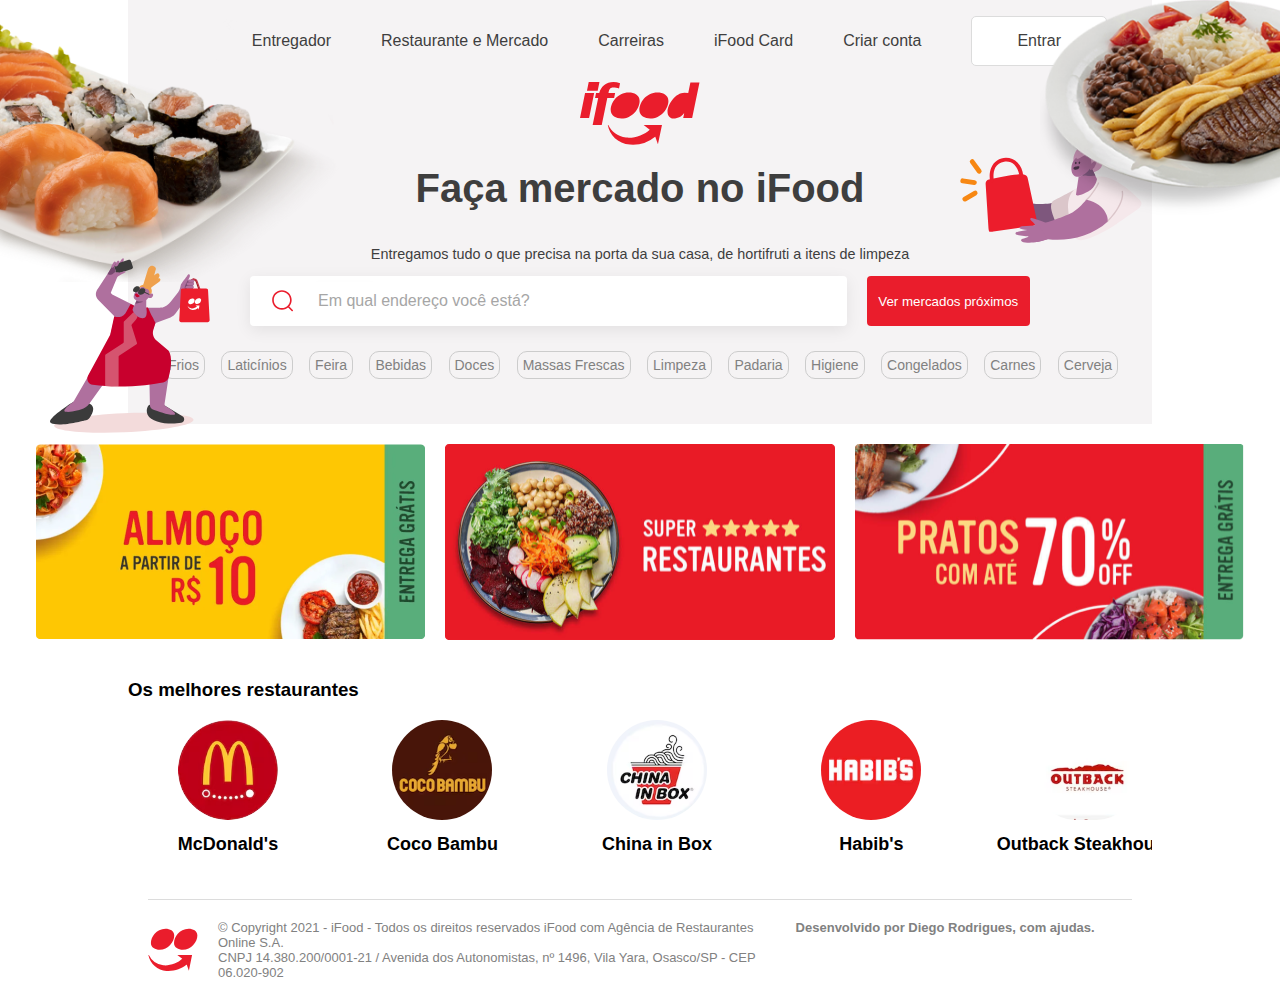
<file: inicio/index.html>
<!DOCTYPE html>
<html lang="pt-BR">
<head>
    <link rel="stylesheet" href="styles/style.css">
    <meta charset="UTF-8">
    <meta name="viewport" content="width=device-width, initial-scale=1.0">
    <title>iFood</title>
    <link rel="icon" href="styles/img/logo-ifood.png" type="image/x-icon">
</head>
<body>
    <div class="container">
        <div class="hero">
            <div class="header">
                <ul>
                    <li><a href="">Entregador</a></li>
                    <li><a href="">Restaurante e Mercado</a></li>
                    <li><a href="">Carreiras</a></li>
                    <li><a href="">iFood Card</a></li>
                    <li class="create-account">Criar conta</li>
                    <li>Entrar</li>
                </ul>
            </div>
            <div class="bg">
                <div class="left-side">
                    <img src="styles/img/prato-01.png" alt="">
                    <img class="svg" src="styles/img/svg-01.svg" alt="">
                </div>
                <div class="right-side">
                    <img class="svg" src="styles/img/svg-04.svg" alt="imagem">
                    <img src="styles/img/prato-02.png" alt="">
                </div>
                <div class="content">
                    <img class="logo" src="styles/img/svg-02.svg" alt="">
                    <h2>Faça mercado no iFood</h2>
                    <p>Entregamos tudo o que precisa na porta da sua casa, de hortifruti a itens de limpeza</p>
                    <div class="form-container">
                        <div class="search">
                            <img src="styles/img/svg-03.svg" alt="">
                            <input type="text" placeholder="Em qual endereço você está?">
                        </div>
                        <button>Ver mercados próximos</button>
                    </div>
                    <div class="tags">
                        <span>Frios</span>
                        <span>Laticínios</span>
                        <span>Feira</span>
                        <span>Bebidas</span>
                        <span>Doces</span>
                        <span>Massas Frescas</span>
                        <span>Limpeza</span>
                        <span>Padaria</span>
                        <span>Higiene</span>
                        <span>Congelados</span>
                        <span>Carnes</span>
                        <span>Cerveja</span>
                    </div>
                </div>
            </div>
        </div>
        <div class="banner">
            <img src="styles/img/img01.png" alt="">
            <img src="styles/img/img03.png" alt="">
            <img src="styles/img/img02.png" alt="">
        </div>


        <h3>Os melhores restaurantes</h3>
        <div class="carousel-container">
            <div class="restaurant-item">
                <img src="styles/img/mac.avif" alt="Restaurante 1">
                <h4>McDonald's</h4>
            </div>
            <div class="restaurant-item">
                <img src="styles/img/coco.png" alt="Restaurante 2">
                <h4>Coco Bambu</h4>
            </div>
            <div class="restaurant-item">
                <img src="styles/img/chinainbox.png" alt="Restaurante 3">
                <h4>China in Box</h4>
            </div>
            <div class="restaurant-item">
                <img src="styles/img/habbibs.png" alt="Restaurante 4">
                <h4>Habib's</h4>
            </div>
            <div class="restaurant-item">
                <img src="styles/img/outback.png" alt="Restaurante 5">
                <h4>Outback Steakhouse</h4>
            </div>
        </div>

        <div class="footer">
            <img src="styles/img/svg-05.svg" alt="">
            <span>© Copyright 2021 - iFood - Todos os direitos reservados iFood com Agência de Restaurantes <br /> Online S.A. <br /> CNPJ 14.380.200/0001-21 / Avenida dos Autonomistas, nº 1496, Vila Yara, Osasco/SP - CEP <br /> 06.020-902</span>
            <span><b>Desenvolvido por Diego Rodrigues, com ajudas.</b></span>
        </div>
    </div>
</body>
</html>
</file>
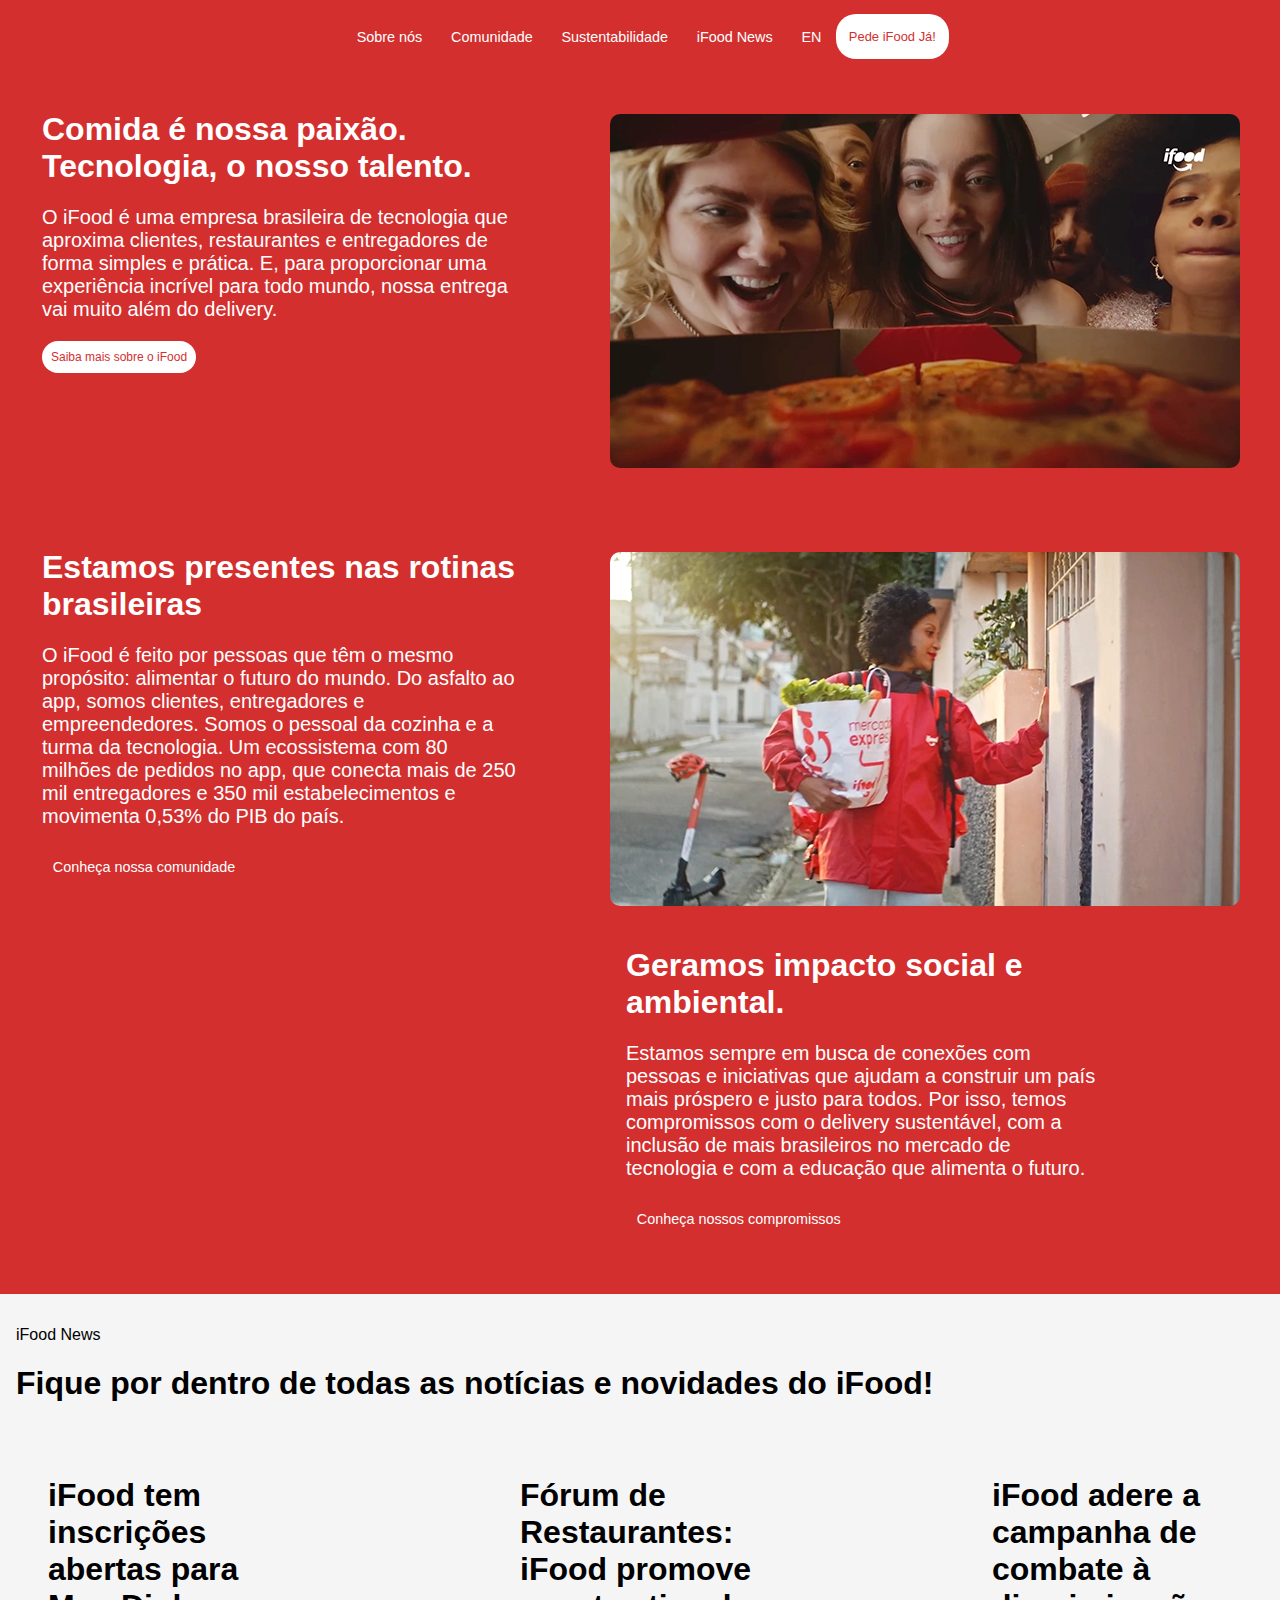
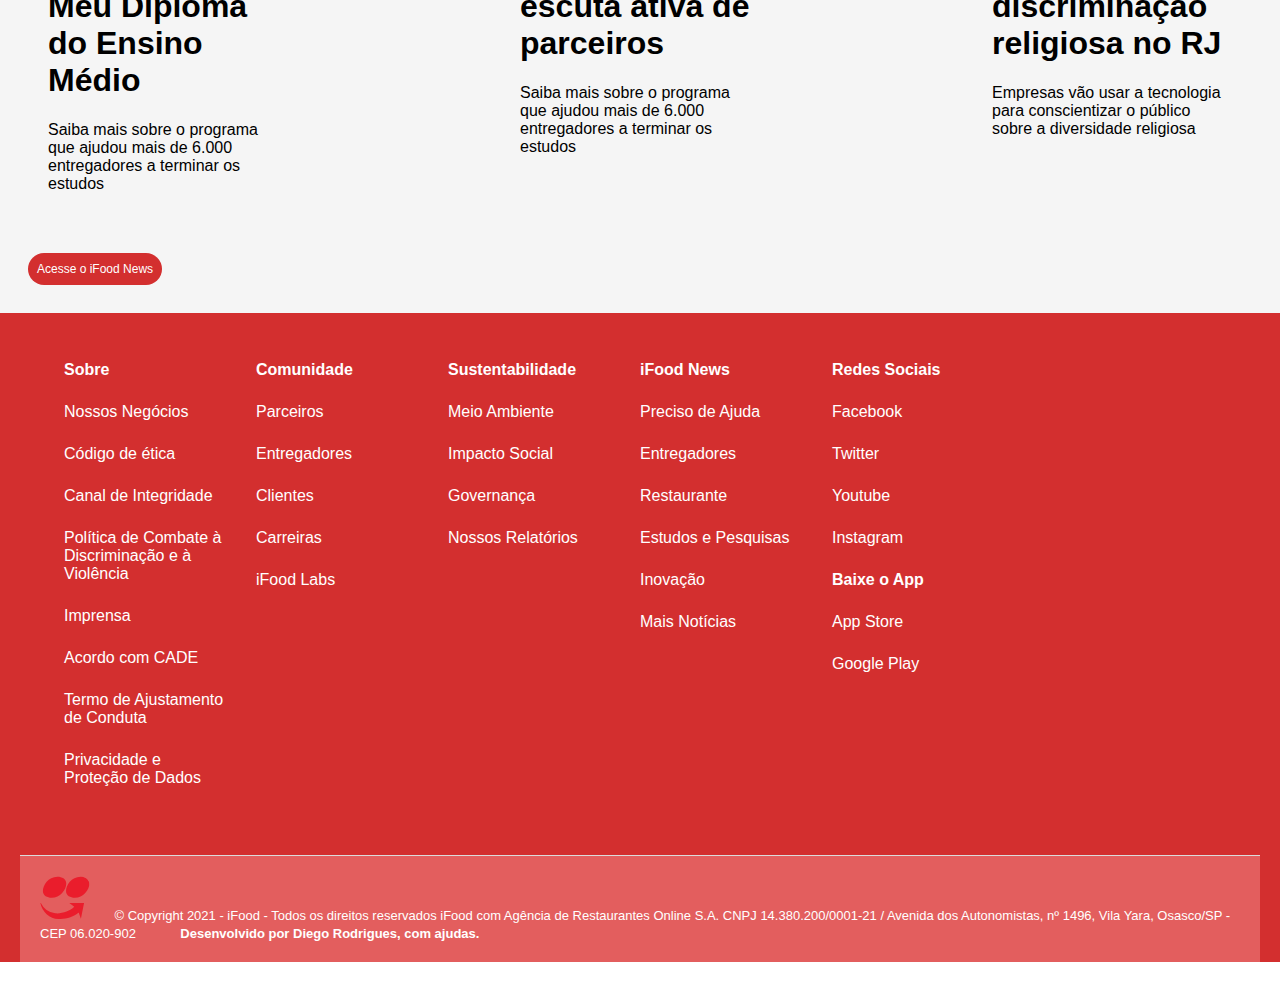
<file: institucional/index.html>
<!DOCTYPE html>
<html lang="pt-BR">

<head>
    <meta charset="UTF-8">
    <meta name="viewport" content="width=device-width, initial-scale=1.0">
    <link rel="stylesheet" href="styles/style.css">
    <link rel="icon" href="styles/imgs/logo-ifood.png" type="image/x-icon">
    <title>iFood</title>
</head>

<body>
    <nav>
        <ul class="menu-list">
            <li class="has-submenu">Sobre nós
                <ul class="submenu">
                    <li>Quem somos</li>
                    <li>Nossos negócios</li>
                    <li>Imprensa</li>
                </ul>
            </li>
            <li class="has-submenu">Comunidade
                <ul class="submenu">
                    <li>Nosso ecossistema</li>
                    <li>Parceiros</li>
                    <li>Entregadores</li>
                    <li>Clientes</li>
                    <li>Carreiras</li>
                    <li>iFood Labs</li>
                </ul>
            </li>
            <li class="has-submenu">Sustentabilidade
                <ul class="submenu">
                    <li>Nossos compromissos</li>
                    <li>Governança</li>
                    <li>Impacto social</li>
                    <li>Meio ambiente</li>
                    <li>Embalagens Sustentáveis</li>
                    <li>Código de Ética e Conduta</li>
                    <li>Canal de Integridade</li>
                </ul>
            </li>
            <li class="no-submenu">iFood News</li>
            <li class="no-submenu">EN</li>
            <button id="order">Pede iFood Já!</button>
            <li id="bars"><a href="#"><i class="fas fa-bars"></i></a></li>
        </ul>
    </nav>

    <main>
        <div class="presentation">
            
            <div class="columns">
                <div class="column">
                    <div class="text">
                        <h1>Comida é nossa paixão. Tecnologia, o nosso talento.</h1>
                        <p>O iFood é uma empresa brasileira de tecnologia que aproxima clientes, restaurantes e entregadores de
                            forma simples e prática. E, para proporcionar uma experiência incrível para todo mundo, nossa entrega
                            vai muito além do delivery.</p>
                        <button id="learn-more">Saiba mais sobre o iFood</button>
                    </div>
                </div>
                <div class="impact">
                    <picture>
                        <source media="(min-width: 900px)" srcset="styles\imgs\muie-louca.png">
                        <source media="(max-width: 900px)" srcset="styles\imgs\muie-louca.png.png">
                        <img src="styles\imgs\muie-louca.png">
                    </picture>
                </div>
            </div>
            
        </div>
        
        <div class="know">
            
            <div class="columns">
                <div class="column">
                    <div class="text">
                        <h1>Estamos presentes nas rotinas brasileiras</h1>
                        <p>O iFood é feito por pessoas que têm o mesmo propósito: alimentar o futuro do mundo. Do asfalto ao app,
                            somos clientes, entregadores e empreendedores. Somos o pessoal da cozinha e a turma da tecnologia. Um
                            ecossistema com 80 milhões de pedidos no app, que conecta mais de 250 mil entregadores e 350 mil
                            estabelecimentos e movimenta 0,53% do PIB do país.</p>
                        <button class="action-button">Conheça nossa comunidade</button>
                    </div>
                </div>
                <div class="impact">
                    <picture>
                        <source media="(min-width: 900px)" srcset="styles\imgs\deliverysustentavel2.png">
                        <source media="(max-width: 900px)" srcset="styles\imgs\deliverysustentavel2315.png">
                        <img src="styles\imgs\deliverysustentavel2.png">
                    </picture>
                    <div class="text">
                    <h1>Geramos impacto social
                        e ambiental.</h1>
                    <p>Estamos sempre em busca de conexões com pessoas e iniciativas que ajudam a construir um país mais
                        próspero e justo para todos. Por isso, temos compromissos com o delivery sustentável, com a inclusão de
                        mais brasileiros no mercado de tecnologia e com a educação que alimenta o futuro.</p>
                    <button class="action-button">Conheça nossos compromissos</button>
                </div>
            </div>
        </div>


    </div>
        </div>

        <div class="news">
            <p>iFood News</p>
            <h1>Fique por dentro de todas as notícias e novidades do iFood!</h1>
            <div class="blog">
                <div class="news-item">
                    <h1>iFood tem inscrições abertas para Meu Diploma do Ensino Médio </h1>
                    <p>Saiba mais sobre o programa que ajudou mais de 6.000 entregadores a terminar os estudos</p>

                </div>
                <div class="news-item">
                    <h1>Fórum de Restaurantes: iFood promove escuta ativa de parceiros  </h1>
                    <p>Saiba mais sobre o programa que ajudou mais de 6.000 entregadores a terminar os estudos</p>

                </div>
                <div class="news-item">
                    <h1>iFood adere a campanha de combate à discriminação religiosa no RJ </h1>
                    <p>Empresas vão usar a tecnologia para conscientizar o público sobre a diversidade religiosa</p>

                </div>

            </div>
            <div id="access">
            <button >Acesse o iFood News</button>
        </div>
        </div>

    </main>

    <footer>
        <div class="list">
            <ul>
                <li><b>Sobre</b></li>
                <li>Nossos Negócios</li>
                <li>Código de ética</li>
                <li>Canal de Integridade</li>
                <li>Política de Combate à Discriminação e à Violência</li>
                <li>Imprensa</li>
                <li>Acordo com CADE</li>
                <li>Termo de Ajustamento de Conduta</li>
                <li>Privacidade e Proteção de Dados</li>
            </ul>

            <ul>
                <li><b>Comunidade</b></li>
                <li>Parceiros</li>
                <li>Entregadores</li>
                <li>Clientes</li>
                <li>Carreiras</li>
                <li>iFood Labs</li>
            </ul>

            <ul>
                <li><b>Sustentabilidade</b></li>
                <li>Meio Ambiente</li>
                <li>Impacto Social</li>
                <li>Governança</li>
                <li>Nossos Relatórios</li>
            </ul>

            <ul>
                <li><b>iFood News</b></li>
                <li>Preciso de Ajuda</li>
                <li>Entregadores</li>
                <li>Restaurante</li>
                <li>Estudos e Pesquisas</li>
                <li>Inovação</li>
                <li>Mais Notícias</li>
            </ul>

            <ul>
                <li><b>Redes Sociais</b></li>
                <li><i class="fa-brands fa-facebook"></i>Facebook</li>
                <li><i class="fa-brands fa-twitter"></i>Twitter</li>
                <li><i class="fa-brands fa-youtube"></i>Youtube</li>
                <li><i class="fa-brands fa-instagram"></i>Instagram</li>
                <li><b>Baixe o App</b></li>
                <li><i class="fa-brands fa-apple"></i>App Store</li>
                <li><i class="fa-brands fa-google-play"></i>Google Play</li>
            </ul>
        </div>

        <div class="institutional">
            <img src="styles/imgs/svg-05.svg" alt="">
            <span>© Copyright 2021 - iFood - Todos os direitos reservados iFood com Agência de Restaurantes Online S.A. CNPJ 14.380.200/0001-21 / Avenida dos Autonomistas, nº 1496, Vila Yara, Osasco/SP - CEP 06.020-902</span>
            <span><b>Desenvolvido por Diego Rodrigues, com ajudas.</b></span>
        </div>


        
    </footer>
</body>

</html>
</file>
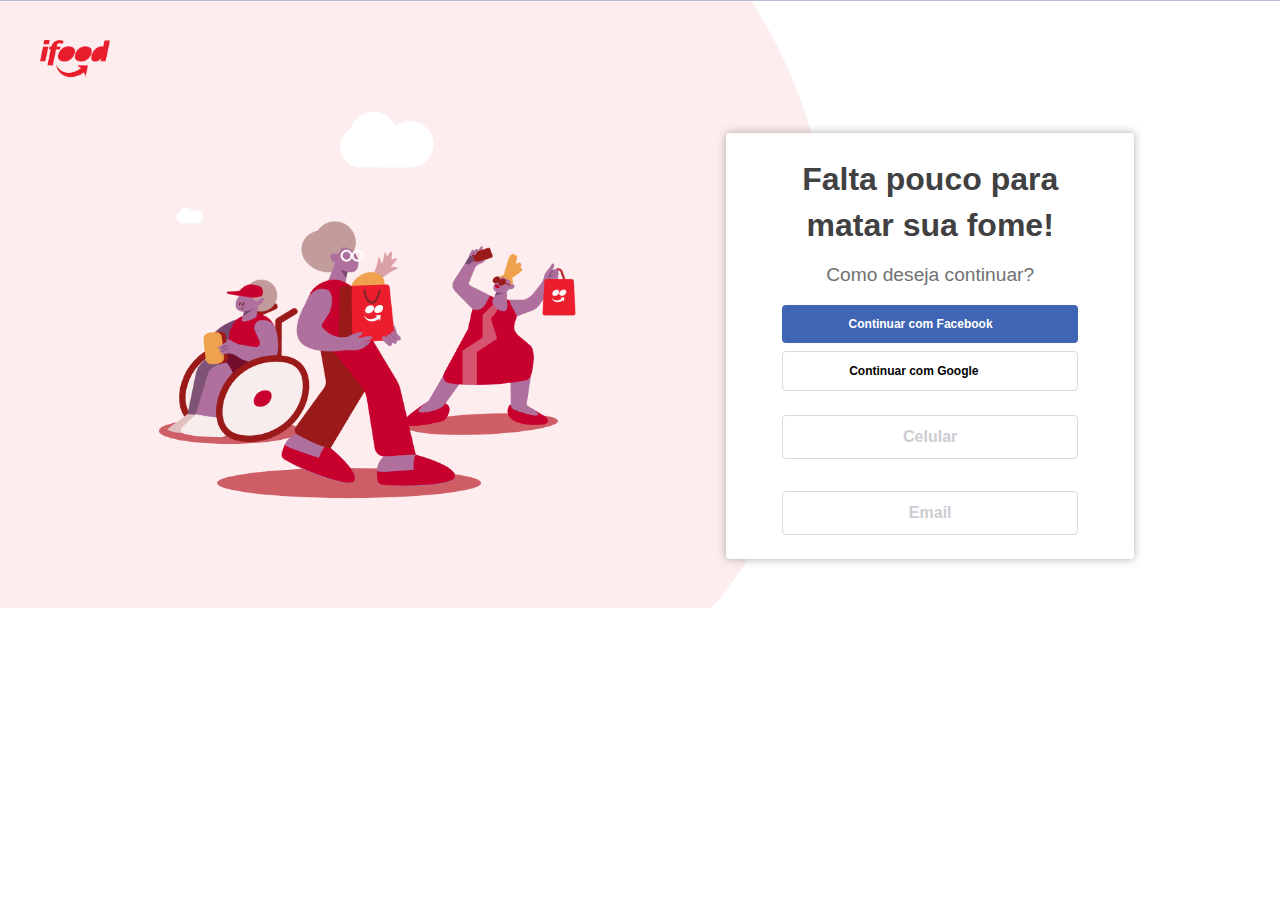
<file: login/login.html>
<!DOCTYPE html>
<html lang="pt-br">

<head>
    <meta charset="UTF-8">
    <meta name="viewport" content="width=device-width, initial-scale=1.0">
    <title>Login</title>
    <link rel="stylesheet" href="styles/style.css">
    <link rel="icon" href="styles/logo-ifood.png" type="image/x-icon">
    
</head>

<body>
    <a class="external-link" href="https://www.ifood.com.br/" target="_blank"></a>
    <div class="container">
        <div class="header">
            <p>Falta pouco para</p>
            <p>matar sua fome!</p>
        </div>
        <p class="subheader">Como deseja continuar?</p>
        <div class="social-buttons">
            <a href="https://pt-br.facebook.com/login/device-based/regular/login/" target="_blank" class="facebook"><i
                    class="bi bi-facebook" style="margin-right: 20%; font-size: 17px;"></i>Continuar com Facebook</a>
            <a href="https://accounts.google.com/v3/signin/identifier?hl=pt-br&ifkv=ARZ0qKIYSWSeapLUbA3J89su_Na7O2vf_CYbwAjyAQOCNK2fmzUdDtbpQJ8i4ji1MyJdpobSvCcwhA&theme=mn&ddm=0&flowName=GlifWebSignIn&flowEntry=ServiceLogin&continue=https%3A%2F%2Faccounts.google.com%2FManageAccount%3Fnc%3D1"
                target="_blank" class="google"><i class="bi bi-google"
                    style="margin-right: 20%; font-size: 17px;"></i>Continuar com Google</a>
        </div>
        <div class="phone-email-buttons">
            <button class="phone">Celular</button>
            <button class="email">Email</button>
        </div>
    </div>
</body>

</html>
</file>
<file: inicio/styles/style.css>
* {
    box-sizing: border-box;
}

body {
    height: 100vh;
    margin: 0;
    font-family: Helvetica, sans-serif;
    font-size: 16px;
}

.container {
    width: 80%; /* Reduz a largura para melhor legibilidade */
    margin: 0 auto; /* Centraliza horizontalmente */
}

.hero {
    height: 80%;
    max-height: 520px;
    background: #f5f3f4;
}

.header {
    display: flex;
    justify-content: flex-end;
    margin: 0 45px;
}

.header ul {
    display: flex;
    align-items: center;
}

.header ul li {
    list-style: none;
    margin: 0 25px;
    color: #3e3e3e;
}

.header ul li a {
    text-decoration: none;
    color: #3e3e3e;
}

.header ul li a:hover {
    color: #ea1d2c;
}

.header ul li:last-child {
    background: #fff;
    padding: 15px 45px; 
    margin: 0 0 0 25px;
    border-radius: 5px;
    border: 1px solid #dcdcdc;
    font-weight: 500;
}

.header ul li:last-child:hover {
    background: #ea1d2c;
    color: #fff;
}

.bg {
    display: flex;
    height: 100%;
    padding-bottom: 20px;
}

.left-side img, .right-side img {
    position: absolute;
    top: 0;
}

.left-side img {
    width: 400px;
    left: 0;
}

.left-side .svg {
    width: 160px;
    height: 180px;
    left: 50px;
    top: 257px;
}

.right-side img {
    width: 240px;
    right: 0;
}

.right-side .svg {
    width: 198px;
    height: 172px;
    right: 138px;
    top: 106px;
    transform: rotate(-8deg); 
}

.content {
    width: 100%;
    display: flex;
    flex-direction: column;
    justify-content: center;
    align-items: center;
}

.content .logo {
    width: 120px;
}

.content h2 {
    font-size: 2.5rem;
    color: #3e3e3e;
    font-weight: 600;
    margin: 20px 0;
}

.content p {
    color: #3e3e3e;
    font-size: 0.900rem;
    font-weight: 500;
}

.form-container {
    width: 100%;
    max-width: 780px;
    display: flex;
}

.form-container .search {
    width: 100%;
    max-width: 650px;
    background: #fff;
    height: 50px;
    border-radius: 4px;
    margin-right: 20px;
    display: flex;
    box-shadow: 0 4px 16px rgba(0,0,0,0.08);
}

.form-container .search img {
    width: 26px;
    margin: 0 20px;
}

.form-container .search input {
    width: 100%;
    background: transparent;
    border: 0;
    outline: none;
    font-size: 1rem;
}

.form-container .search input::placeholder {
    font-weight: 400;
    color: #a6a6a6;
}

.form-container button {
    width: 210px;
    background: #ea1d2c;
    color: #fff;
    font-weight: 400;
    border: 0;
    border-radius: 4px;
}

.tags {
    margin: 30px 0;
}

.tags span {
    font-size: 0.875rem;
    font-weight: 400;
    color: #818181;
    border: 1px solid #ccc;
    padding: 5px;
    border-radius: 10px;
    margin: 6px;
}

.banner {
    display: flex;
    justify-content: center;
    padding: 20px;
}

.banner img {
    width: 100%;
    max-width: 390px;
    margin: 0 10px;
    transition: 0.2s;
}

.banner img:hover {
    transform: scale(1.02);
}

.footer {
    margin: 20px;
    border-top: 1px solid #dcdcdc;
    display: flex;
    padding: 20px 0;
}

.footer img {
    width: 50px;
}

.footer span {
    font-size: 0.8125rem;
    color: #818181;
    margin: 0 20px;
}

/* Adiciona estilos ao carousel */
.carousel-container {
    overflow: hidden;
    white-space: nowrap;
}

.restaurant-item {
    display: inline-block;
    width: 200px;
    margin-right: 10px;
    text-align: center;
}

.restaurant-item img {
    width: 50%;
    height: auto;
    border-radius: 150px;
}

.restaurant-item h4 {
    margin-top: 10px;
    font-size: 18px;
}
</file>
<file: institucional/styles/style.css>
body {
    margin: 0;
    font-family: Arial, Helvetica, sans-serif;
}

nav {
    background-color: #d32f2f;
    display: flex;
    justify-content: space-around;
    color: white;
    font-size: 0.9em;
}

nav ul {
    list-style: none;
}

.presentation,
.know,
.impact {
    background-color: #d32f2f;
    color: white;
    display: flex;
    flex-direction: column;
    padding: 1em;
}

.text {
    max-width: 600px;
}

.columns {
    display: flex;
    flex-direction: row;
    width: 100%;
}

.column {
    flex: 1;
    margin: 0 10px;
}

.column h2 {
    font-size: 1.5em;
}

.column p {
    font-size: 1em;
}

.menu-list {
    display: flex;
    position: relative;
    justify-content: space-around;
}

.footer {
    margin: 20px;
    border-top: 1px solid #dcdcdc;
    display: flex;
    padding: 20px 0;
}

.menu-list li {
    padding: 1em;
    justify-content: space-around;
}

.submenu {
    display: none;
}

.submenu-active {
    background-color: white;
}

.submenu-active .submenu {
    display: block;
}

.has-submenu > a::after {
    font-family: "Font Awesome 5 Free";
    font-size: 0.75em;
    line-height: 1em;
    font-weight: 900;
    content: "\f078";
    color: #fff;
    padding-left: 0.3125em;
}

#order {
    background-color: white;
    color: #d32f2f;
    padding: 0.5em 1em;
    border-radius: 20px;
    border: none;
    font-size: 0.9em;
}

.text,
.text1 {
    display: block;
    width: 30em;
    margin: 1em;
}

.text h1,
.text1 h1 {
    font-size: 2em;
}

.text p,
.text1 p {
    font-size: 1.25em;
}

#learn-more {
    background-color: white;
    color: #d32f2f;
    padding: 0.75em;
    border-radius: 20px;
    border: none;
    font-size: 0.75em;
}

.action-button {
    background-color: #d32f2f;
    color: white;
    padding: 0.75em;
    border: none;
    border-radius: 20px;
    font-size: 0.9em;
}

.routines,
.impact {
    display: flex;
    margin: 1em;
    padding: 0.5em;
}

.news {
    background-color: #f5f5f5;
    color: black;
    display: block;
    justify-content: center;
    padding: 1em;
    position: relative;
}

.blog {
    display: flex;
    justify-content: space-between;
    padding: 1em;
}

.news-item {
    margin: 1em;
    width: 15em;
    justify-content: center;
    text-align: start;
}

.news button {
    margin: 1em;
    background-color: #d32f2f;
    color: white;
    padding: 0.75em;
    border: none;
    border-radius: 20px;
    font-size: 0.75em;
    justify-content: right;
}

#access {
    position: relative;
    justify-content: end;
}

footer {
    background-color: #d32f2f;
    color: white;
    display: block;
}

.list {
    display: flex;
    padding: 1em 3em;
}

.list ul {
    list-style: none;
    justify-content: center;
    padding: 0.25em;
}

.list ul li {
    padding: 0.75em;
    flex-wrap: wrap;
    width: 10em;
}

img {
    border-radius: 10px;
}


.institutional {
    margin: 20px;
    border-top: 1px solid #dcdcdc;
    display: flex;
    padding: 20px 0;
}

.institutional img {
    width: 50px;
}

.institutional span {
    font-size: 0.8125rem;
    color: white;
    margin: 0 20px;
}


.institutional {
    background-color: #e35e5e; 
    color: white;
    display: block;
    padding: 20px;
}

.institutional img {
    width: 50px;
}
</file>
<file: login/styles/style.css>
body{
    display: flex;
    font-family: sans-serif;
    background-image: url(fundo.png);
    background-size: cover;
    background-repeat: no-repeat;
    justify-content: end;
}

body {
    /* reduzir um pouco */
    zoom: 80%;
}

.external-link{
    margin-top: 2%;
    padding: 10px 50px 50px 60px;
    position: absolute;
    margin-right: 90%;
}

.container{
    padding: 10px 70px 10px 70px;
    margin-top: 10%;
    margin-right: 11%;
    border-radius: 5px;
    background-color: white;
    box-shadow: 0 0 10px rgba(95, 94, 94, 0.5);
}

.header{
    font-size: 2.5rem;
    line-height: 17px;
    color: #414143;
    font-weight: 600;
    text-align: center;
    margin: 25px;
}

.subheader{
    text-align: center;
    font-size: 1.5rem;
    color: #717171;
}

.social-buttons{
    display: flex;
    justify-content: center;
    flex-direction: column;
}

.facebook, .google{
    padding: 15px;
    margin-bottom: 10px;
    font-size: 15px;
    font-weight: bold;
}

.phone, .email{
    padding: 15px;
    width: 100%;
    margin-top: 20px;
    margin-bottom: 20px;
    font-size: 20px;
    font-weight: bolder;
    color:#cbcdd1 ;
}

.phone{
    margin-right: 20px;
}

button{
    border-radius: 5px;
    border: none;
}

button:hover{
    cursor: pointer;
}

a{
    border-radius: 5px;
    border: none;
    text-decoration: none;
    color: inherit;
}

a:hover{
    cursor: pointer;
}

.facebook{
    color: white;
    background-color: #4065b4;
    transition: 0.1s;
    display: flex;
}

.facebook:hover{
    background-color: #7295e1;
}

.google{
    display: flex;
}

.google, .phone, .email{
    background-color: white;
    border: 0.5px solid #d8dade;
    transition: 0.1s;
}

.google:hover{
    background-color: #cbcdd1;
}

.phone:hover, .email:hover{
    background-color: #ea1d2c;
    color: white;
}

@media only screen and (max-width: 768px) {
    .container {
        margin-top: 20%;
        justify-content: center;
        margin-right: 0;
        padding: 10px;
    }

    .header{
        line-height: 40px;
    }

    body{
        display: flex;
        justify-content: center;
        background-image: none;
    }
}
</file>
